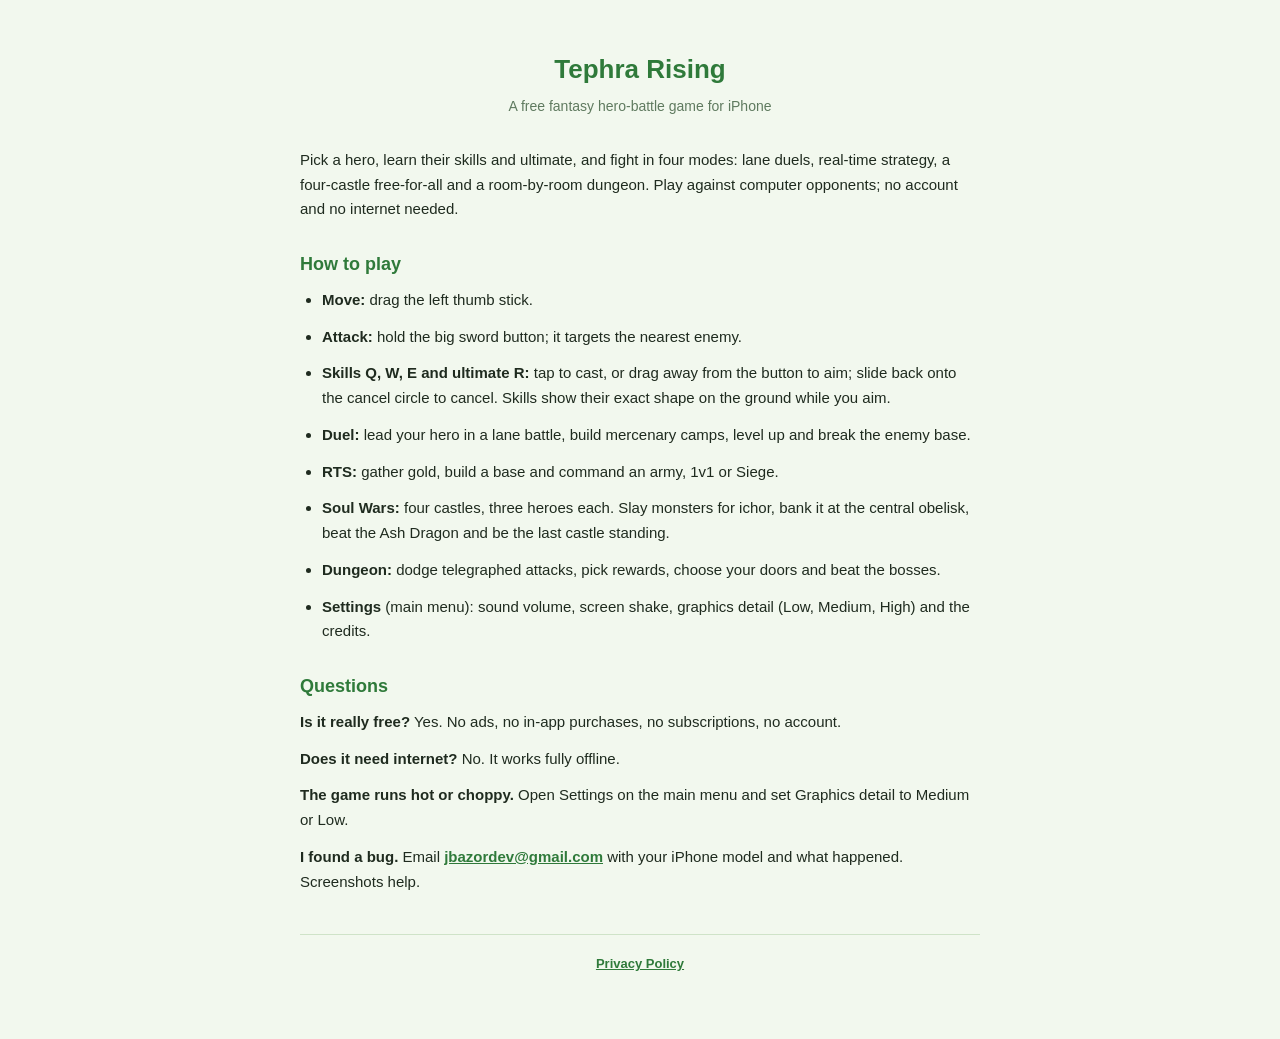
<file: index.html>
<!DOCTYPE html><html lang="en"><head><meta charset="UTF-8"><meta name="viewport" content="width=device-width, initial-scale=1.0">
<title>Tephra Rising — Support</title><link rel="stylesheet" href="style.css"></head><body><div class="wrap">
<h1>Tephra Rising</h1><div class="sub">A free fantasy hero-battle game for iPhone</div>
<p>Pick a hero, learn their skills and ultimate, and fight in four modes: lane duels, real-time strategy, a four-castle free-for-all and a room-by-room dungeon. Play against computer opponents; no account and no internet needed.</p>
<h2>How to play</h2>
<ul>
<li><strong>Move:</strong> drag the left thumb stick.</li>
<li><strong>Attack:</strong> hold the big sword button; it targets the nearest enemy.</li>
<li><strong>Skills Q, W, E and ultimate R:</strong> tap to cast, or drag away from the button to aim; slide back onto the cancel circle to cancel. Skills show their exact shape on the ground while you aim.</li>
<li><strong>Duel:</strong> lead your hero in a lane battle, build mercenary camps, level up and break the enemy base.</li>
<li><strong>RTS:</strong> gather gold, build a base and command an army, 1v1 or Siege.</li>
<li><strong>Soul Wars:</strong> four castles, three heroes each. Slay monsters for ichor, bank it at the central obelisk, beat the Ash Dragon and be the last castle standing.</li>
<li><strong>Dungeon:</strong> dodge telegraphed attacks, pick rewards, choose your doors and beat the bosses.</li>
<li><strong>Settings</strong> (main menu): sound volume, screen shake, graphics detail (Low, Medium, High) and the credits.</li>
</ul>
<h2>Questions</h2>
<p><strong>Is it really free?</strong> Yes. No ads, no in-app purchases, no subscriptions, no account.</p>
<p><strong>Does it need internet?</strong> No. It works fully offline.</p>
<p><strong>The game runs hot or choppy.</strong> Open Settings on the main menu and set Graphics detail to Medium or Low.</p>
<p><strong>I found a bug.</strong> Email <a href="mailto:jbazordev@gmail.com">jbazordev@gmail.com</a> with your iPhone model and what happened. Screenshots help.</p>
<footer><a href="privacy.html">Privacy Policy</a></footer></div></body></html>
</file>
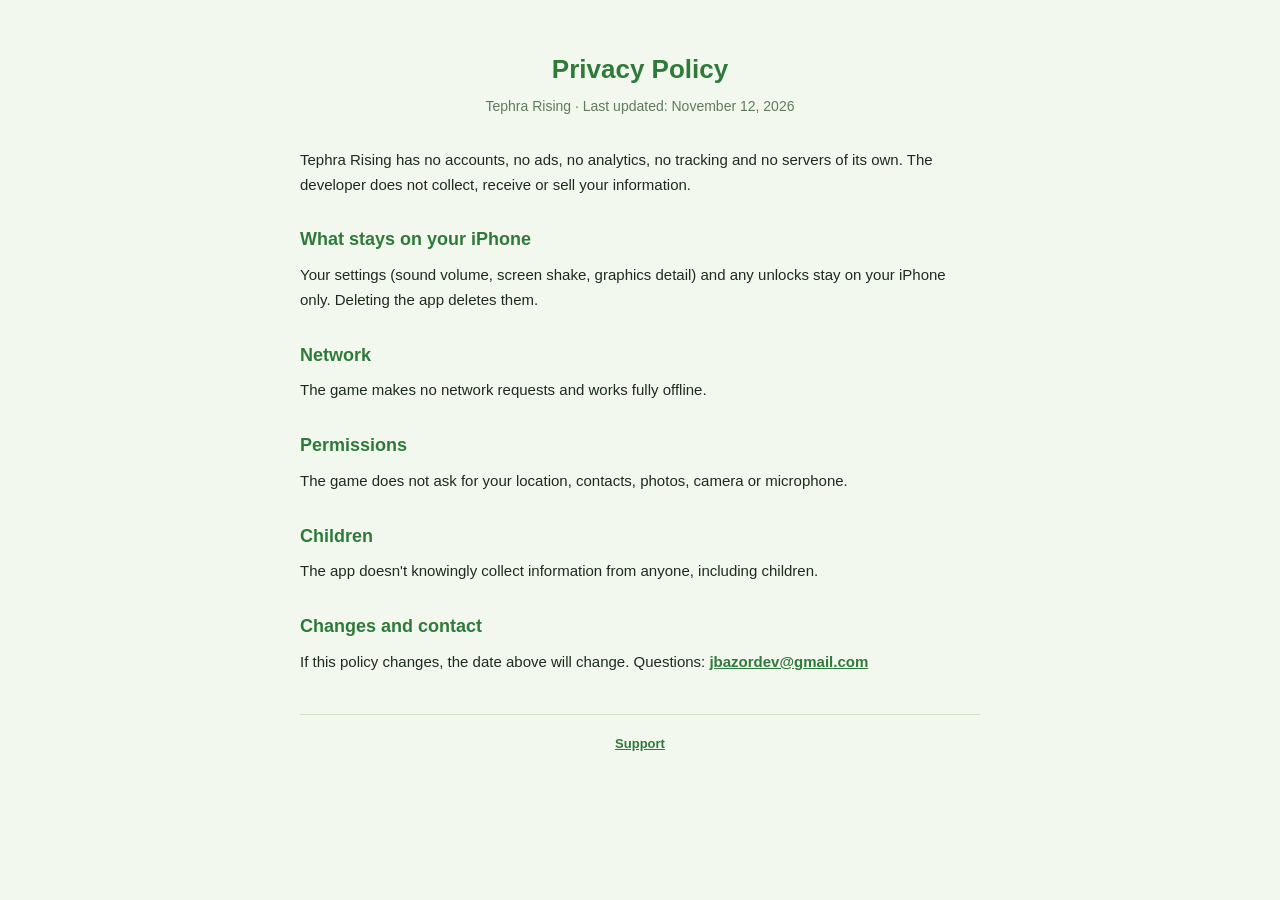
<file: privacy.html>
<!DOCTYPE html><html lang="en"><head><meta charset="UTF-8"><meta name="viewport" content="width=device-width, initial-scale=1.0">
<title>Tephra Rising — Privacy Policy</title><link rel="stylesheet" href="style.css"></head><body><div class="wrap">
<h1>Privacy Policy</h1><div class="sub">Tephra Rising · Last updated: November 12, 2026</div>
<p>Tephra Rising has no accounts, no ads, no analytics, no tracking and no servers of its own. The developer does not collect, receive or sell your information.</p>
<h2>What stays on your iPhone</h2>
<p>Your settings (sound volume, screen shake, graphics detail) and any unlocks stay on your iPhone only. Deleting the app deletes them.</p>
<h2>Network</h2>
<p>The game makes no network requests and works fully offline.</p>
<h2>Permissions</h2>
<p>The game does not ask for your location, contacts, photos, camera or microphone.</p>
<h2>Children</h2>
<p>The app doesn't knowingly collect information from anyone, including children.</p>
<h2>Changes and contact</h2>
<p>If this policy changes, the date above will change. Questions: <a href="mailto:jbazordev@gmail.com">jbazordev@gmail.com</a></p>
<footer><a href="index.html">Support</a></footer></div></body></html>
</file>
<file: style.css>
*{box-sizing:border-box;margin:0;padding:0}
body{background:#f2f8ee;color:#1f2b1f;font-family:-apple-system,"Segoe UI",Roboto,Helvetica,Arial,sans-serif;line-height:1.65;padding:0 20px}
.wrap{max-width:680px;margin:0 auto;padding:48px 0 64px}
h1{font-size:26px;text-align:center;color:#2f7a3a}
.sub{text-align:center;color:#5f7a5f;font-size:14px;margin:4px 0 30px}
h2{font-size:18px;margin:28px 0 8px;color:#2f7a3a}
p,li{margin-bottom:12px;font-size:15px}ul{padding-left:22px}
a{color:#2f7a3a;font-weight:600}
footer{margin-top:40px;padding-top:18px;border-top:1px solid #cfe3c8;font-size:13px;color:#5f7a5f;text-align:center}
</file>
